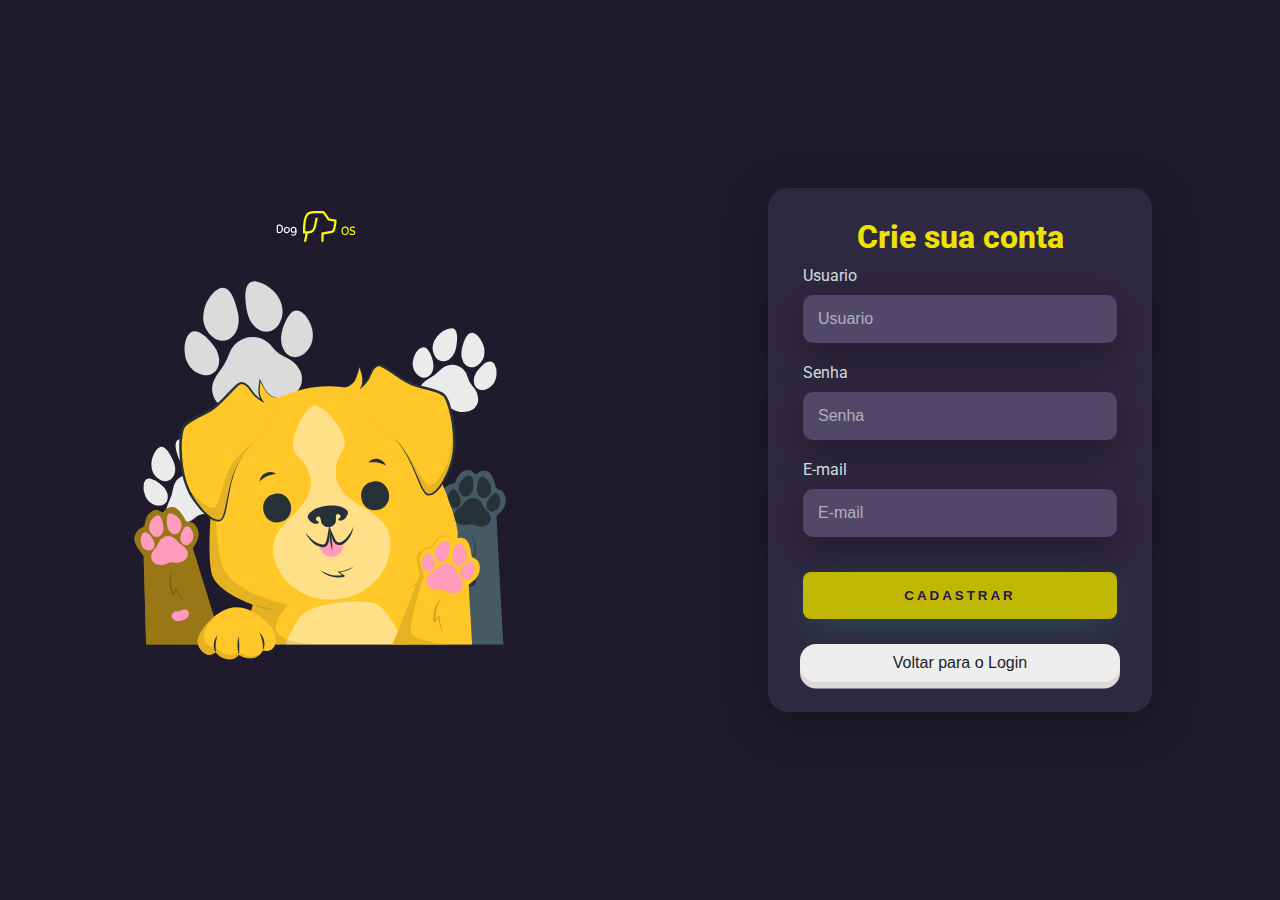
<file: cadastro.html>
<!DOCTYPE html>
<html lang="en">

<head>
        <meta charset="UTF-8">
        <meta http-equiv="X-UA-Compatible" content="IE=edge">
        <meta name="viewport" content="width=device-width, initial-scale=1.0">
        <link rel="stylesheet" href="login.css">
        <link rel="stylesheet" href="app.js">
        <title>DogOS - Cadastro</title>
</head>

<body>
        <div class="mainlogin">
                <div class="left-login">
                        <img src="src/img/logo.svg" alt="">
                        <img src="src/img/dog-paw-animate.svg" class="left-login-image" alt="">
                </div>
                <form action="/" method="get"></form>
                <div class="right-login">
                        <div class="card-login">
                                <h1>Crie sua conta</h1>
                                <div class="textfield">
                                        <label for="usuario" name="Usuario">Usuario</label>
                                        <input type="text" name="Usuario" placeholder="Usuario"> 
                                </div>
                                <div class="textfield">
                                        <label for="senha" name="Senha" >Senha</label>
                                        <input type="password" placeholder="Senha" required>
                                </div>
                                <div class="textfield">
                                    <label for="email" name="email">E-mail</label>
                                    <input type="email" placeholder="E-mail" required>
                                </div>
                                <button class="btn-login">Cadastrar</button>
                                <a href="login.html">    <button class="cadastrar">Voltar para o Login</button></a>
                        </div>           
                </div>
        </div>
</body>

</html>
</file>
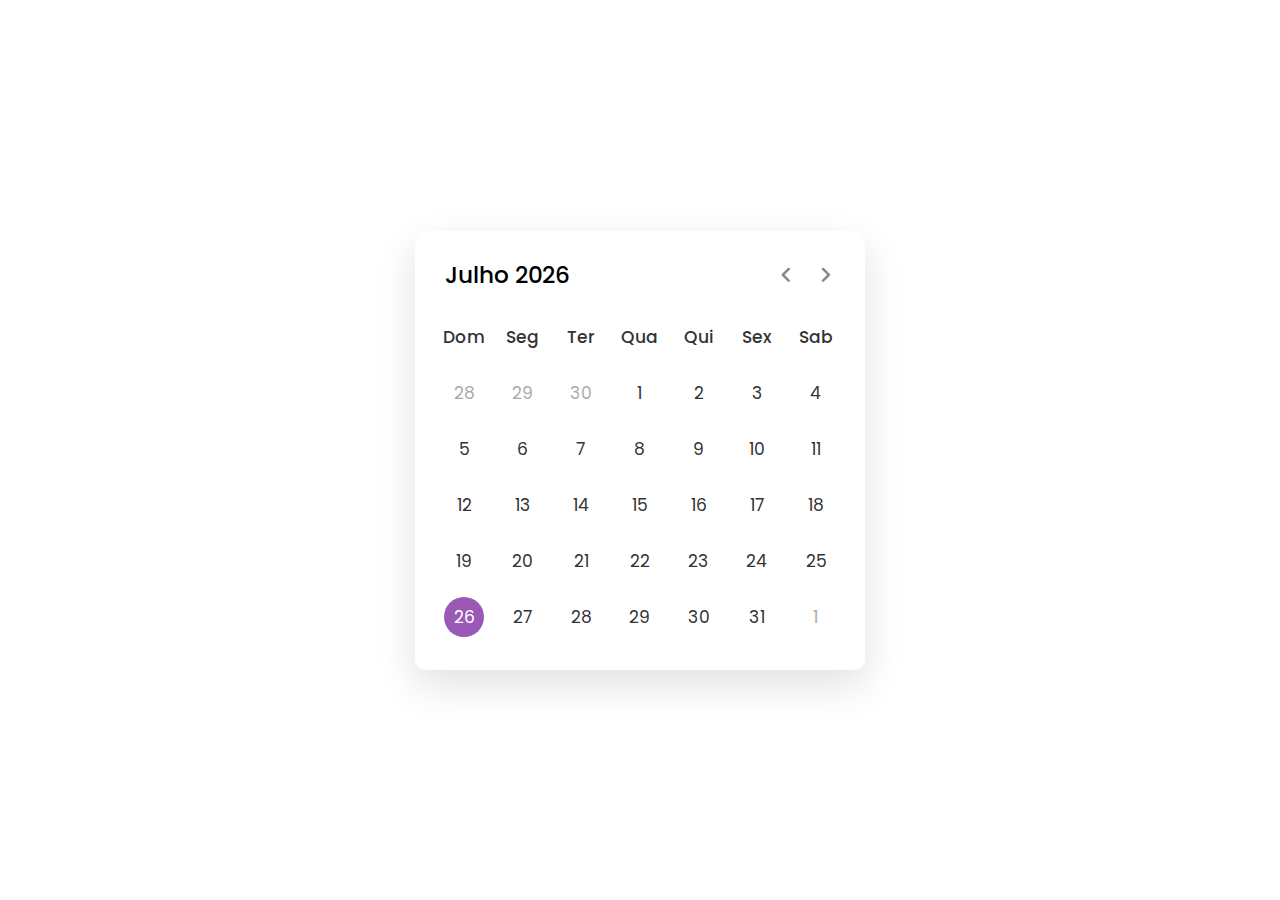
<file: calendario.html>
<!DOCTYPE html>
<!-- Coding By CodingNepal - youtube.com/codingnepal -->
<html lang="en" dir="ltr">
  <head>
    <meta charset="utf-8">
    <title>Dynamic Calendar JavaScript | CodingNepal</title>
    <link rel="stylesheet" href="style.css">
    <meta name="viewport" content="width=device-width, initial-scale=1.0">
    <!-- Google Font Link for Icons -->
    <link rel="stylesheet" href="https://fonts.googleapis.com/css2?family=Material+Symbols+Rounded:opsz,wght,FILL,GRAD@20..48,100..700,0..1,-50..200">
    <script src="script.js" defer></script>
  </head>
  <body>
    <div class="wrapper">
      <header>
        <p class="current-date"></p>
        <div class="icons">
          <span id="prev" class="material-symbols-rounded">chevron_left</span>
          <span id="next" class="material-symbols-rounded">chevron_right</span>
        </div>
      </header>
      <div class="calendar">
        <ul class="weeks">
          <li>Dom</li>
          <li>Seg</li>
          <li>Ter</li>
          <li>Qua</li>
          <li>Qui</li>
          <li>Sex</li>
          <li>Sab</li>
        </ul>
        <ul class="days"></ul>
      </div>
    </div>
    
  </body>
</html>
</file>
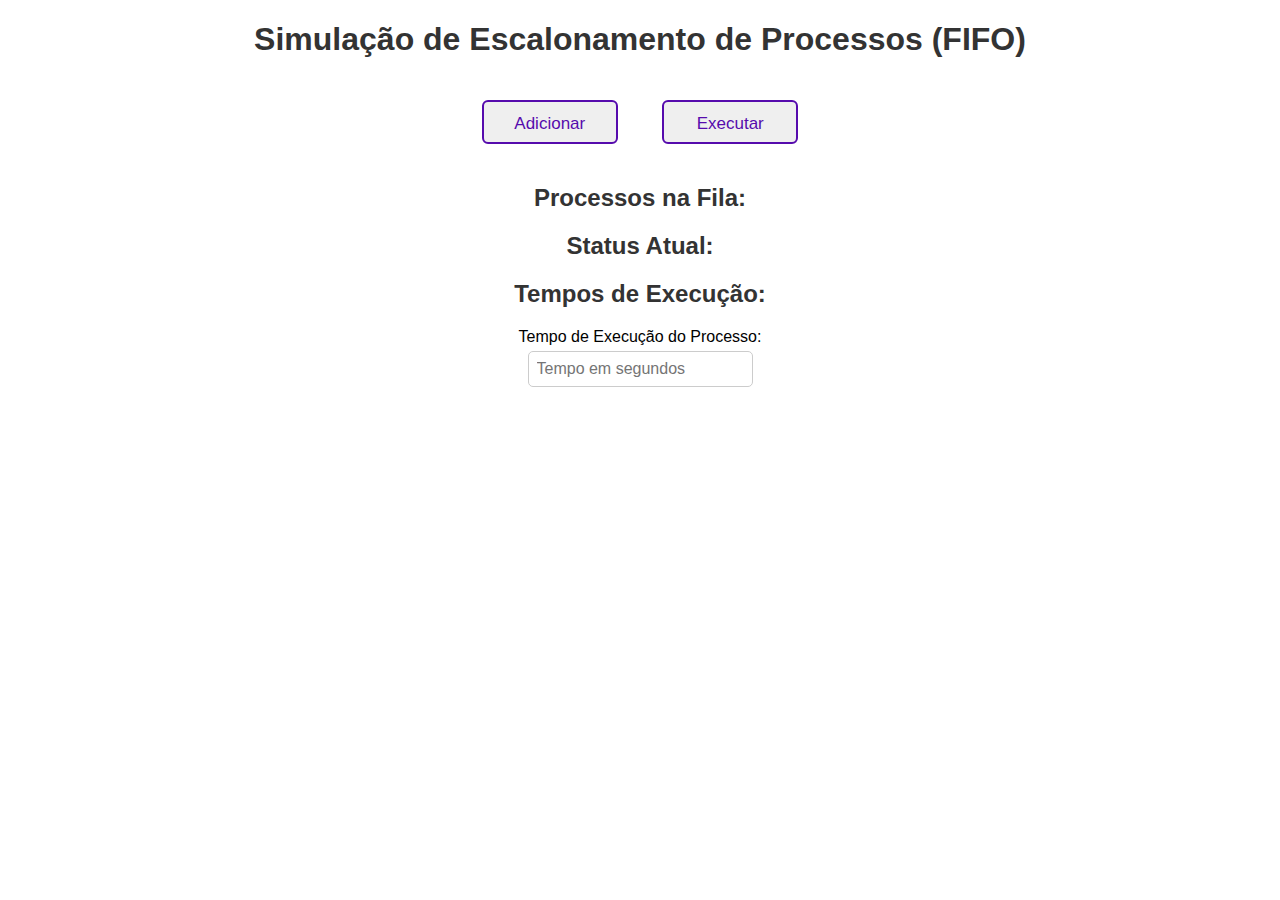
<file: fifo.html>
<!DOCTYPE html>
<html lang="en">
  <head>
    <meta charset="UTF-8" />
  <link rel="icon" type="image/x-icon" href="/src/img/icon.png">
    <meta name="viewport" content="width=device-width, initial-scale=1.0" />
    <title>Escalonamento FIFO</title>
    <style>
       h2 {
      color: #333;
      font-family: Arial, sans-serif;
    }

    /* Estilos para a lista de processos na fila */
    #process-queue {
      list-style: none;
      padding-left: 0;
    }
    #process-queue li {
      margin-bottom: 5px;
    }

    /* Estilos para o status atual */
    #current-process {
      font-weight: bold;
    }

    /* Estilos para a lista de tempos de execução */
    #execution-time-list {
      list-style: none;
      padding-left: 0;
    }
    #execution-time-list li {
      margin-bottom: 5px;
    }

    /* Estilos para o campo de entrada */
    label {
      display: block;
      margin-bottom: 5px;
    }
    #process-execution-time {
      padding: 8px;
      font-size: 16px;
      border-radius: 5px;
      border: 1px solid #ccc;
    }
      body {
        font-family: Arial, sans-serif;
        text-align: center;
      }

      h1 {
        color: #333;
      }

      .queue,
      .execution {
        display: inline-block;
        margin: 20px;
        padding: 10px;
        border: 1px solid #333;
        border-radius: 5px;
      }

      ul {
        list-style-type: none;
        padding: 0;
      }

      li {
        margin: 5px 0;
      }

      button {
 --color: #560bad;
 font-family: inherit;
 display: inline-block;
 cursor: pointer;
 width: 8em;
 height: 2.6em;
 line-height: 2.5em;
 margin: 20px;
 position: relative;
 overflow: hidden;
 border: 2px solid var(--color);
 transition: color .5s;
 z-index: 1;
 font-size: 17px;
 border-radius: 6px;
 font-weight: 500;
 color: var(--color);
}

button:before {
 content: "";
 position: absolute;
 z-index: -1;
 background: var(--color);
 height: 150px;
 width: 200px;
 border-radius: 50%;
}

button:hover {
 color: #fff;
}

button:before {
 top: 100%;
 left: 100%;
 transition: all .7s;
}

button:hover:before {
 top: -30px;
 left: -30px;
}

button:active:before {
 background: #3a0ca3;
 transition: background 0s;
}
    </style>
  </head>
  <body>
    <h1>Simulação de Escalonamento de Processos (FIFO)</h1>
    
    <!-- Botões para adicionar e executar processos -->
    <button id="add-process">Adicionar Processo</button>
    <button id="execute-process">Executar Processos</button>
    
    <!-- Lista de processos na fila -->
    <h2>Processos na Fila:</h2>
    <ul id="process-queue"></ul>
    
    <!-- Processo em execução no momento -->
    <h2>Status Atual:</h2>
    <p id="current-process"></p>
    
    <!-- Lista de tempos de execução dos processos -->
    <h2>Tempos de Execução:</h2>
    <ul id="execution-time-list"></ul>

    <!-- Campos de entrada para tempo de execução de cada processo -->
    <div>
        <label for="process-execution-time">Tempo de Execução do Processo:</label>
        <input type="number" id="process-execution-time" min="1" step="1" placeholder="Tempo em segundos">
    </div>

    <script>
// Variáveis globais
let processQueue = [];
let isExecuting = false;

// Elementos da interface
const processQueueList = document.getElementById('process-queue');
const currentProcess = document.getElementById('current-process');
const addProcessButton = document.getElementById('add-process');
const executeProcessButton = document.getElementById('execute-process');
const executionTimeList = document.getElementById('execution-time-list');

// Função para atualizar a lista de processos na fila
function updateQueueUI() {
    processQueueList.innerHTML = '';
    processQueue.forEach((process, index) => {
        const li = document.createElement('li');
        li.textContent = `Processo ${process.id} (Tempo de Execução: ${process.executionTime} segundos)`;
        processQueueList.appendChild(li);
    });
}

// Função para adicionar um novo processo à fila
function addProcess() {
    const executionTimeInput = document.getElementById('process-execution-time');
    const executionTime = parseInt(executionTimeInput.value, 10);

    if (!isNaN(executionTime) && executionTime > 0) {
        const process = {
            id: processQueue.length + 1,
            startTime: 0,
            endTime: 0,
            executionTime: executionTime,
        };
        processQueue.push(process);
        updateQueueUI();
        executionTimeInput.value = ''; // Limpa o campo de entrada
    } else {
        alert('Por favor, insira um tempo de execução válido (maior que 0).');
    }
}

// Função para executar os processos (FIFO)
async function executeProcesses() {
    if (!isExecuting && processQueue.length > 0) {
        isExecuting = true;
        const startTime = new Date().getTime();
        currentProcess.textContent = `Executando Processos`;
        executionTimeList.innerHTML = ''; // Limpa a lista de tempos de execução

        for (let i = 0; i < processQueue.length; i++) {
            const process = processQueue[i];
            process.startTime = new Date().getTime();
            currentProcess.textContent = `Executando Processo ${process.id} (Tempo de Execução: ${process.executionTime} segundos)`;

            // Simule o tempo de execução de cada processo
            await new Promise((resolve) => {
                setTimeout(() => {
                    process.endTime = new Date().getTime();
                    resolve();
                }, process.executionTime * 1000); // Use o tempo de execução especificado
            });

            // Mostrar o tempo de execução de cada processo na lista
            const processTime = (process.endTime - process.startTime) / 1000;
            const li = document.createElement('li');
            li.textContent = `Processo ${process.id} levou ${processTime.toFixed(2)} segundos para ser executado.`;
            executionTimeList.appendChild(li);
        }

        const endTime = new Date().getTime();
        const executionTime = (endTime - startTime) / 1000; // Tempo total de execução em segundos
        currentProcess.textContent = `Processos executados em ${executionTime.toFixed(2)} segundos`;

        processQueue = []; // Limpa a fila
        updateQueueUI();
        isExecuting = false;
    }
}

// Event listeners para os botões
addProcessButton.addEventListener('click', addProcess);
executeProcessButton.addEventListener('click', executeProcesses);


    </script>
  </body>
</html>
</file>
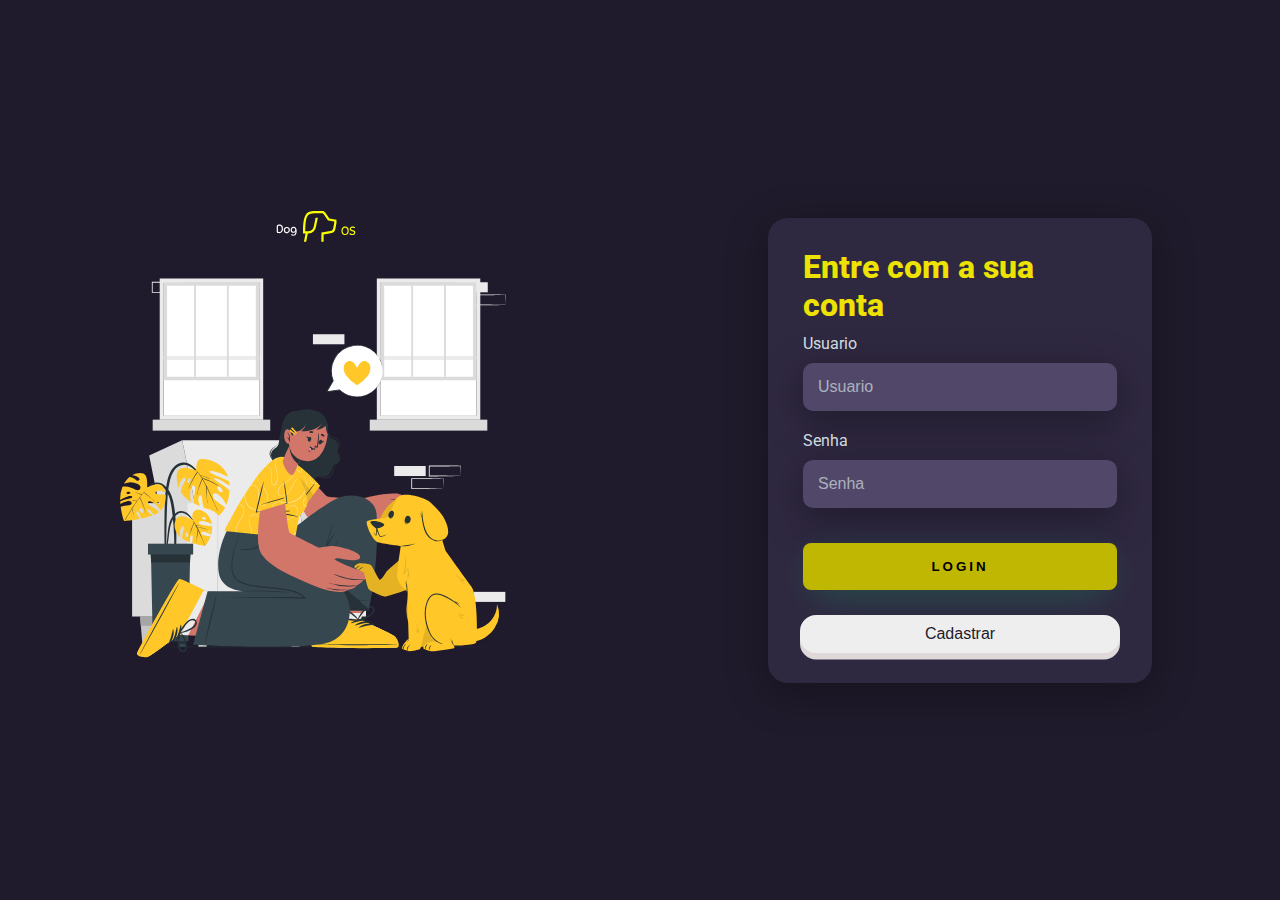
<file: login.html>
<!DOCTYPE html>
<html lang="en">

<head>
        <meta charset="UTF-8">
        <meta http-equiv="X-UA-Compatible" content="IE=edge">
        <meta name="viewport" content="width=device-width, initial-scale=1.0">
        <link rel="stylesheet" href="login.css">
        <title>DogOS</title>
</head>

<body>
        <div class="mainlogin">
                <div class="left-login">
                        <img src="src/img/logo.svg" alt="">
                        <img src="src/img/login.svg" class="left-login-image" alt="">
                </div>
                <div class="right-login">
                        <div class="card-login">
                                <h1>Entre com a sua conta</h1>
                                <div class="textfield">
                                        <label for="usuario">Usuario</label>
                                        <input type="text" name="Usuario" placeholder="Usuario">
                                </div>
                                <div class="textfield">
                                        <label for="senha" name="Senha" >Senha</label>
                                        <input type="password" placeholder="Senha">
                                </div>
                                <button class="btn-login"><a href="index.html">Login</button></a>
                                <a href="cadastro.html"> <button class="cadastrar">Cadastrar</button></a>
                        </div>           
                </div>
        </div>
</body>

</html>
</file>
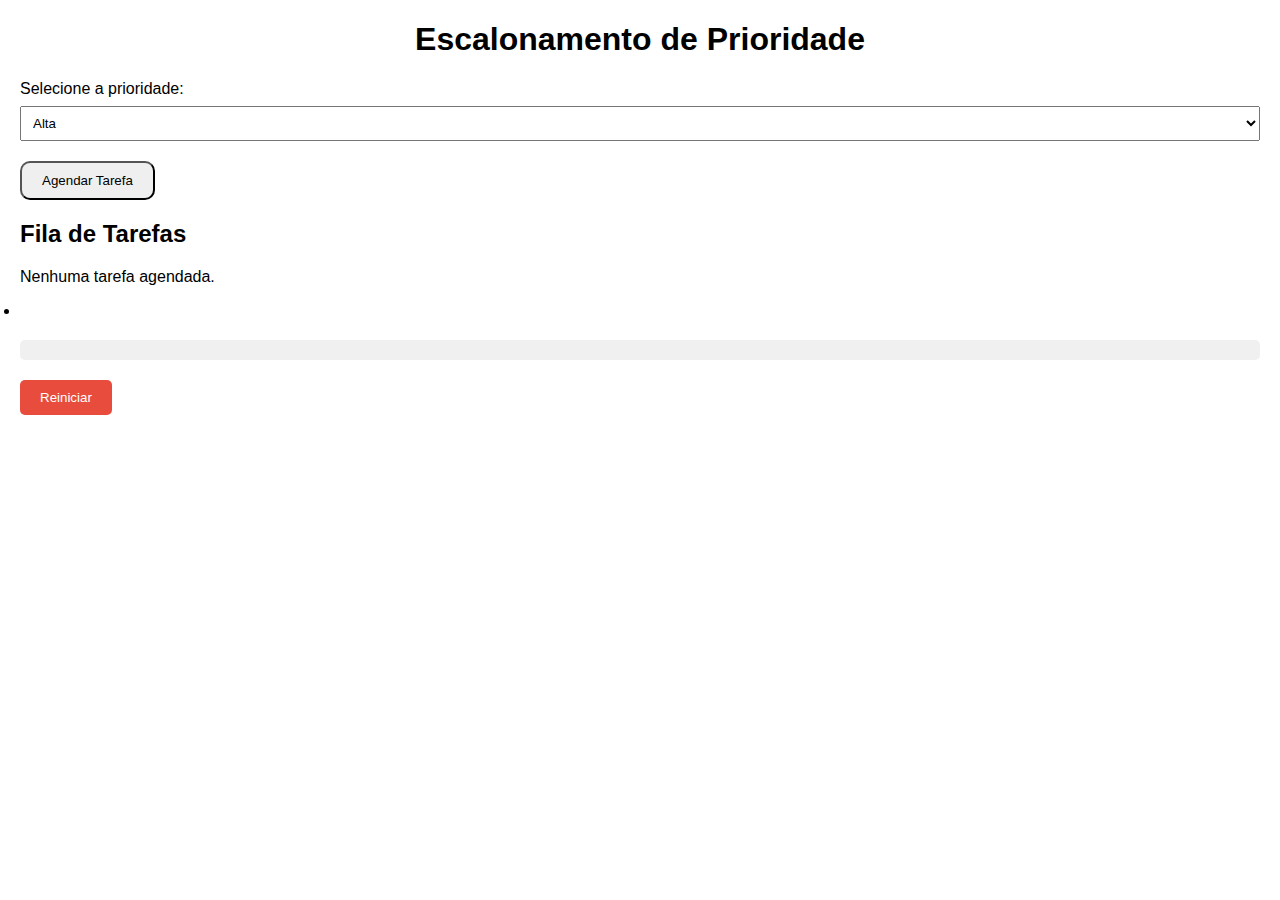
<file: prioridade.html>
<!DOCTYPE html>
<html lang="en">
<head>
  <meta charset="UTF-8">
  <meta name="viewport" content="width=device-width, initial-scale=1.0">
  <title>Escalonamento de Prioridade</title>
  <style>
      body {
      font-family: Arial, sans-serif;
      margin: 20px;
    }

    h1 {
      text-align: center;
    }

    label {
      display: block;
      margin-top: 20px;
    }

    select {
      width: 100%;
      padding: 8px;
      margin-top: 8px;
    }

    button {
      padding: 10px 20px;
      margin-top: 20px;
      cursor: pointer;
    }

    #resultado {
      margin-top: 20px;
    }

    ul {
      list-style-type: none;
      padding: 0;
    }

    li {
      margin-bottom: 10px;
    }

    .progress-bar {
      width: 100%;
      background-color: #f0f0f0;
      border-radius: 5px;
      margin-top: 20px;
      height: 20px;
      overflow: hidden;
    }

    .progress {
      width: 0;
      height: 100%;
      background-color: #3498db;
      transition: width 0.5s ease-in-out;
    }

    #btnVoltar {
      margin-top: 20px;
      background-color: #e74c3c;
      color: white;
      border: none;
      border-radius: 5px;
    }

    #btnVoltar:hover {
      background-color: #c0392b;
    }
    .btntarefa{
      border-radius: 10px;
    }

    
  </style>
</head>
<body>

  <h1>Escalonamento de Prioridade</h1>

  <label for="prioridade">Selecione a prioridade:</label>
  <select id="prioridade">
    <option value="alta">Alta</option>
    <option value="media">Média</option>
    <option value="baixa">Baixa</option>
  </select>

  <button class="btntarefa" onclick="agendarTarefa()">Agendar Tarefa</button>

  <div id="resultado"></div>
<li></li>
  <div class="progress-bar">
    <div class="progress" id="progress"></div>
  </div>

  <button id="btnVoltar" onclick="recarregarPagina()">Reiniciar</button>

  <script>
    var filaTarefas = [];
    var simulacaoEmAndamento = false;

    function agendarTarefa() {
      var selectPrioridade = document.getElementById("prioridade");
      var prioridadeSelecionada = selectPrioridade.value;
      var tempoExecucao = obterTempoExecucao(prioridadeSelecionada);

      filaTarefas.push({ prioridade: prioridadeSelecionada, tempoExecucao: tempoExecucao });

      exibirTarefas();
      if (prioridadeSelecionada == 0) {
        zerarFila();
        alert("teste");
      }
    }

    function exibirTarefas() {
      var resultadoDiv = document.getElementById("resultado");
      resultadoDiv.innerHTML = "<h2>Fila de Tarefas</h2>";

      if (filaTarefas.length === 0) {
        resultadoDiv.innerHTML += "<p>Nenhuma tarefa agendada.</p>";
      } else {
        resultadoDiv.innerHTML += "<ul>";
        filaTarefas.forEach(function(tarefa, index) {
          resultadoDiv.innerHTML += "<li><strong>Prioridade:</strong> " + tarefa.prioridade + ", <strong>Tempo de Execução:</strong> " + tarefa.tempoExecucao + " segundos";
          resultadoDiv.innerHTML += " <button onclick=\"removerTarefa(" + index + ")\">Remover</button></li>";
        });
        resultadoDiv.innerHTML += "</ul>";
      }

      if (!simulacaoEmAndamento && filaTarefas.length > 0) {
        iniciarSimulacao();
      }
    }

    function obterTempoExecucao(prioridade) {
      switch (prioridade) {
        case "alta":
          return 10;
        case "media":
          return 5;
        case "baixa":
          return 3;
        default:
          return 0;
      }
    }

    function removerTarefa(index) {
      filaTarefas.splice(index, 1);
      exibirTarefas();
    }

    function zerarFila() {
      filaTarefas = [0];
      simulacaoEmAndamento = false;
    }

    function executarTarefas() {

      if (filaTarefas.length > 0) {
        var tarefaAtual = filaTarefas[0];

        simulacaoEmAndamento = true;
        console.log("Executando tarefa com prioridade: " + tarefaAtual.prioridade);

        var progress = document.getElementById("progress");
        progress.style.width = "0%";

        

        function atualizarProgresso(width) {
          progress.style.width = width + "%";
          if (width > 100) {
            console.log("Tarefa concluída. Removendo da fila.");
            zerarFila();
            filaTarefas.shift();
            exibirTarefas();
            if(filaTarefas === 0) {
              
              console.log("Fila zeradas");
            }
            progress.style.width = "0%";
            simulacaoEmAndamento = false;
              
          } else {
            setTimeout(function() {
              atualizarProgresso(width + (100 / tarefaAtual.tempoExecucao));
            }, 1000);
          }
        }

        atualizarProgresso(0);
      }
    }

    function recarregarPagina() {
      location.reload();
    }

    function iniciarSimulacao() {

      setInterval(executarTarefas, 1000);
    }

    window.onload = exibirTarefas;
  </script>

</body>
</html>
</file>
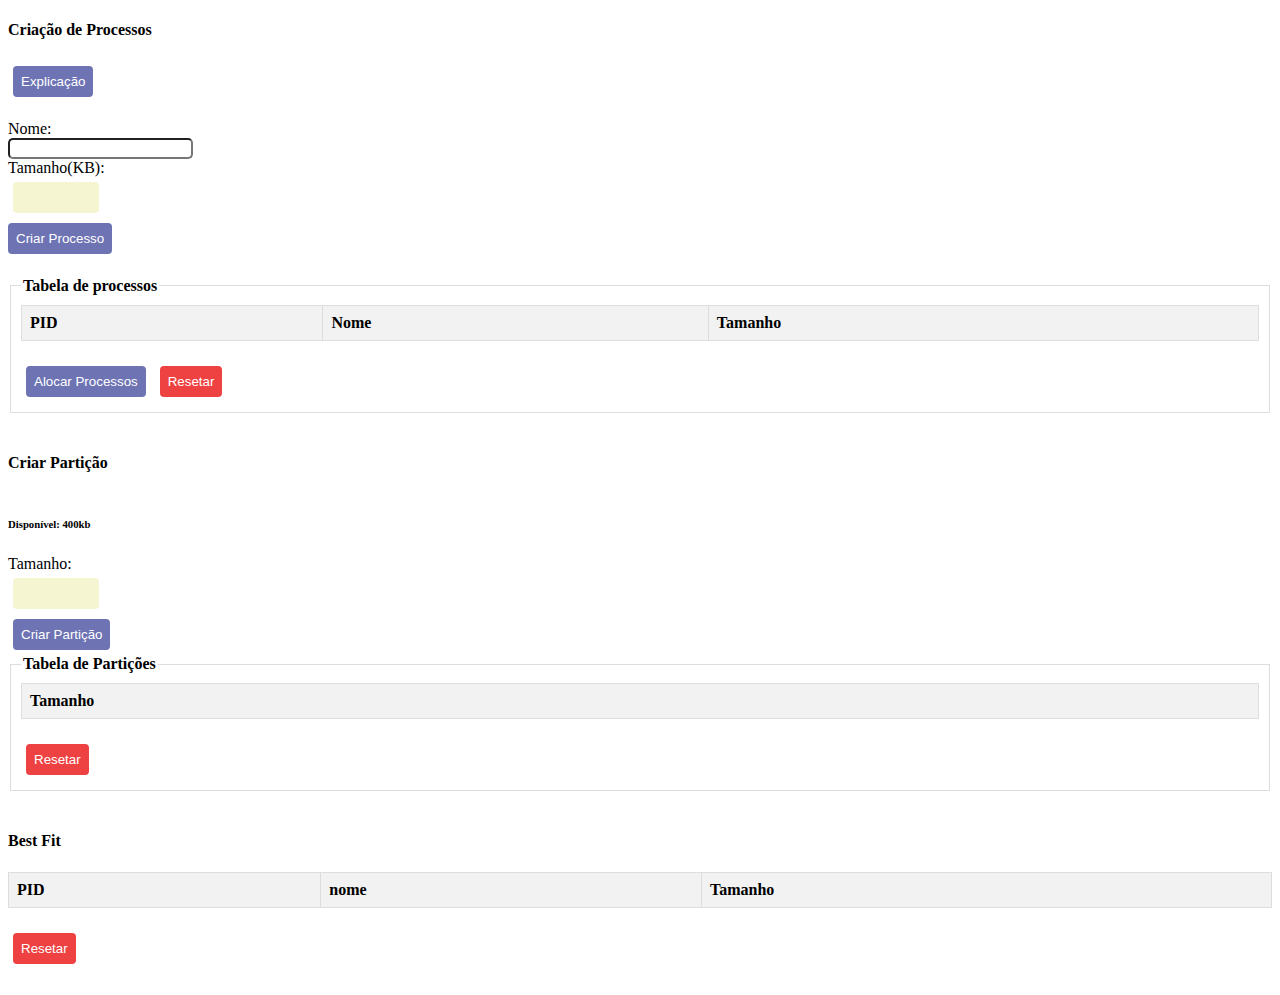
<file: memo/src/simulador.html>
<!doctype html>
<html lang="pt-br">

<head>
  <!-- Pré-Configurações -->
  <meta charset="utf-8">
  <meta name="viewport" content="width=device-width, initial-scale=1, shrink-to-fit=no">

  <!-- Todos os CSS -->
  <link rel="stylesheet" href="https://use.fontawesome.com/releases/v5.2.0/css/all.css"
    integrity="sha384-hWVjflwFxL6sNzntih27bfxkr27PmbbK/iSvJ+a4+0owXq79v+lsFkW54bOGbiDQ" crossorigin="anonymous">
  <!--<link rel="stylesheet" href="_config/node_modules/@fortawesome/fontawesome-free/css/fontawesome.min.css"/>-->
<style>


   /* Estilos para os inputs e botões */
input[type="number"],
input[type="button"],
.btn {
  padding: 8px;
  margin: 5px;
  border: none;
  border-radius: 4px;
  cursor: pointer;
}

input[type="number"] {
  width: 70px;
}

/* Estilos para as tabelas */
table {
  border-collapse: collapse;
  width: 100%;
  margin-bottom: 20px;
}

th, td {
  border: 1px solid #ddd;
  padding: 8px;
  text-align: left;
}

th {
  background-color: #f2f2f2;
}

/* Estilos para os fieldsets e legends */
fieldset {
  border: 1px solid #ddd;
  padding: 10px;
  margin-bottom: 20px;
}

legend {
  font-weight: bold;
}

/* Estilos para as tooltips */
.tooltip {
  position: relative;
  display: inline-block;
  cursor: pointer;
}

.tooltip .tooltiptext {
  visibility: hidden;
  width: 120px;
  background-color: #555;
  color: #fff;
  text-align: center;
  border-radius: 6px;
  padding: 5px 0;
  position: absolute;
  z-index: 1;
  bottom: 125%;
  left: 50%;
  margin-left: -60px;
  opacity: 0;
  transition: opacity 0.3s;
}

.tooltip:hover .tooltiptext {
  visibility: visible;
  opacity: 1;
}
.radius{
  border-radius: 5px;
}
.resetar{
  color: rgb(255, 255, 255);
  background-color: rgb(238, 66, 66);
}
.explicacao{
  color: rgb(255, 255, 255);
background-color: rgb(110, 115, 180);

}


.bordercolor{
background-color: rgb(245, 245, 209);
}


</style>
</head>

<body>
  <!--Conteudo-->
  <div class="container">
    <div class="row">

    </div>

    <div class="row justify-content-center">
      <div class="col-6">
        <div class="form-row">
          
          <form autocomplete="off">
            <h4>Criação de Processos</h4><button class="btn btn-info explicacao" onclick="explication()" style="cursor: pointer;">Explicação</button><br><br>
            <div class="form-group row col-12">
              <label for="nome_processo" class="col-form-label col-3" style="">Nome:</label>
              <div class="col-7">
                <input class="radius" id="nome_processo" type="text" class="form-control" name="firstname" value="">
              </div>
            </div>
            <div class="form-group row col-12">
              <label for="tamanho_processo" class="col-form-label col-3">Tamanho(KB):</label>
              <div class="col-9">
                <input id="tamanho_processo" class="form-control col-9 bordercolor" min="1" type="number" name="lastname" value="">
              </div>
            </div>
            <input type="button" onclick="addProcess()" class="btn btn-primary explicacao" style="margin-left: 0px;"
              value="Criar Processo">
          </form>
          </br>
          <fieldset>
            <legend>Tabela de processos</legend>
            <table id="processos" style="width:100%">
              <tr class="titulos">
                <th class="titulos">PID</th>
                <th>Nome</th>
                <th>Tamanho</th>
              </tr>

            </table>
            <input type="button" onclick="allocAllProcess()" class="btn btn-primary mt-3 explicacao" value="Alocar Processos">
            <button onclick="" class="btn btn-warning mt-3 ml-3 resetar">Resetar</button>
          </fieldset>



        </div>
      </div>
    </div>
   
    <div class="col-6">
      <div class="tooltip">
        <h4>Criar Partição</h4>

      </div>
      <h6 id="tamanho_disponivel">Disponível: 400kb</h6>
      <div>
        <form>
          <div class="form-group row col-12">
            <label for="tamanho_processo" class="col-form-label col-2">Tamanho:</label>
            <div class="col-3">
              <input id="tamanho_particao" style="background-color: #f5f5d1;" class="form-control" min="1" type="number" name="lastname" value="">
            </div>
            <input type="button" onclick="addPartition()" class="btn btn-primary explicacao" value="Criar Partição">
          </div>


        </form>
      </div>

      <fieldset>
        <legend>Tabela de Partições</legend>
        <table id="particoes" style="width:100%">
          <tr>
            <th>Tamanho</th>
          </tr>

        </table>
        <button onclick="" class="btn btn-warning my-3 ml-3 resetar">Resetar</button>
      </fieldset>

    </div>

    <div class="row justify-content-center col-6">
      <div class="col-6">
        <div class="tooltip">
          <h4>Best Fit</h4>
          <span class="tooltiptext">Best Fit: Estratégia de alocação de memória que escolhe o bloco mais próximo do tamanho necessário, otimizando o uso de recursos.</span>
        </div>
    
      <table id="bestfit" style="width:100%">
        <tr>
          <th>PID</th>
          <th class="">nome</th>
          <th>Tamanho</th>
        </tr>

      </table>
      <button onclick="" class="btn btn-warning my-3 resetar">Resetar</button>
    </div>
    &nbsp;&nbsp;&nbsp;&nbsp;&nbsp;&nbsp;&nbsp;&nbsp;

    <!--/Conteudo-->

    <!--Modal-->
    <!--/Modal-->

    <!-- Todos os JavaScript -->
    <!-- jQuery, Popper.js e Bootstrap JS -->
    <script src="_config/node_modules/jquery/dist/jquery.min.js"></script>
    <script src="_config/node_modules/popper.js/dist/popper.min.js"></script>
    <script src="_config/node_modules/bootstrap/dist/js/bootstrap.min.js"></script>
    <script src="_javascript/funcoes.js"></script>
    <!--<script src="https://ajax.googleapis.com/ajax/libs/jquery/3.3.1/jquery.min.js"></script>-->

    <script>

      var pid_count = 0;
      var memoria_disponivel = 400;


      class Processo {
        constructor(pid, nome, tamanho) {
          this.pid = pid;
          this.nome = nome;
          this.tamanho = tamanho;

        }
      }

      class Particao {
        constructor(tamanho) {
          this.process = null;
          this.tamanho = tamanho;
        }

      }

      var lista_processos = new Array();
      var lista_particoes = new Array();

      function allocAllProcess() {
        var lista_best_fit = JSON.parse(JSON.stringify(lista_particoes));
        for (var i = 0; i < lista_processos.length; i++) {
          var particao_index = null;
          var processo_i = lista_processos[i];
          for (var j = 0; j < lista_best_fit.length; j++) {
            var particao_j = lista_best_fit[j];
            if (particao_j.process == null) {
              alert("A alocação de processos Best Fit aloca memória escolhendo o bloco mais próximo do tamanho exato necessário, minimizando desperdício, mas potencialmente aumentando a fragmentação.");
              if (particao_index != null) {

                if (parseInt(processo_i.tamanho, 10) <= parseInt(particao_j.tamanho, 10) && parseInt(lista_best_fit[particao_index].tamanho, 10) > parseInt(particao_j.tamanho, 10)) {
                  particao_index = j;

                }
              }
              else {
                if (parseInt(processo_i.tamanho, 10) <= parseInt(particao_j.tamanho, 10)) {
                  particao_index = j;
                }
              }
            }

          }
          //inserir na lista best fit
          if (particao_index != null) {
            lista_best_fit[particao_index].process = processo_i;
            if (parseInt(processo_i.tamanho, 10) < parseInt(lista_best_fit[particao_index].tamanho, 10)) {
              var tamanho_restante = lista_best_fit[particao_index].tamanho - processo_i.tamanho;
              lista_best_fit[particao_index].tamanho = processo_i.tamanho;
              lista_best_fit.splice(particao_index + 1, 0, new Particao(tamanho_restante));

            }
          }
          else {
            alert("Nenhuma partição disponível para o processo \"" + processo_i.nome + "\"");
          }
        }

        $("#bestfit td").remove();
        // Popula a Tabela Best Fit
        for (var j = 0; j < lista_best_fit.length; j++) {
          var newRow = document.getElementById('bestfit').insertRow();
          if (lista_best_fit[j].process != null) {
            newRow.innerHTML = "<td height=\"" + lista_best_fit[j].tamanho + "\" >" + lista_best_fit[j].process.pid + "</td>" + "<td>" + lista_best_fit[j].process.nome + "</td>" + "<td>" + lista_best_fit[j].tamanho + " KB</td>";
            newRow.className = 'processo';
          }
          else {
            newRow.innerHTML = "<td height=\"" + lista_best_fit[j].tamanho + "\" >" + "N/D" + "</td>" + "<td>" + "Área Livre" + "</td>" + "<td>" + lista_best_fit[j].tamanho + " KB</td>";
            newRow.className = 'livre';
          }
        }



        // worst fit

        var lista_worst_fit = JSON.parse(JSON.stringify(lista_particoes));
        for (var i = 0; i < lista_processos.length; i++) {
          var particao_index = null;
          var processo_i = lista_processos[i];
          for (var j = 0; j < lista_worst_fit.length; j++) {
            var particao_j = lista_worst_fit[j];
            if (particao_j.process == null) {
              if (particao_index != null) {

                if (parseInt(processo_i.tamanho, 10) <= parseInt(particao_j.tamanho, 10) && parseInt(lista_worst_fit[particao_index].tamanho, 10) < parseInt(particao_j.tamanho, 10)) {
                  particao_index = j;
                }
              }
              else {
                if (parseInt(processo_i.tamanho, 10) <= parseInt(particao_j.tamanho, 10)) {
                  particao_index = j;
                }
              }
            }

          }



          //inserir na lista worst fit
          if (particao_index != null) {
            lista_worst_fit[particao_index].process = processo_i;
            if (parseInt(processo_i.tamanho, 10) < parseInt(lista_worst_fit[particao_index].tamanho, 10)) {
              var tamanho_restante = lista_worst_fit[particao_index].tamanho - processo_i.tamanho;
              lista_worst_fit[particao_index].tamanho = processo_i.tamanho;
              lista_worst_fit.splice(particao_index + 1, 0, new Particao(tamanho_restante));
            }
          }
          else {
            alert("Nenhuma partição disponível para o processo \"" + processo_i.nome + "\"");
          }
        }

        $("#worstfit td").remove();
        // Popula a Tabela worst Fit
        for (var j = 0; j < lista_worst_fit.length; j++) {
          var newRow = document.getElementById('worstfit').insertRow();
          if (lista_worst_fit[j].process != null) {
            newRow.innerHTML = "<td height=\"" + lista_worst_fit[j].tamanho + "\" >" + lista_worst_fit[j].process.pid + "</td>" + "<td>" + lista_worst_fit[j].process.nome + "</td>" + "<td>" + lista_worst_fit[j].tamanho + " KB</td>";
            newRow.className = 'processo';
          }
          else {
            newRow.innerHTML = "<td height=\"" + lista_worst_fit[j].tamanho + "\" >" + "N/D" + "</td>" + "<td>" + "Área Livre" + "</td>" + "<td>" + lista_worst_fit[j].tamanho + " KB</td>";
            newRow.className = 'livre';
          }
        }



        // first Fit

        var lista_first_fit = JSON.parse(JSON.stringify(lista_particoes));
        for (var i = 0; i < lista_processos.length; i++) {
          var particao_index = null;
          var processo_i = lista_processos[i];
          for (var j = 0; j < lista_first_fit.length; j++) {
            var particao_j = lista_first_fit[j];
            if (particao_j.process == null) {
              if (parseInt(processo_i.tamanho, 10) <= parseInt(particao_j.tamanho, 10)) {
                particao_index = j;
                break

              }

            }

          }
          //inserir na lista worst fit
          if (particao_index != null) {
            lista_first_fit[particao_index].process = processo_i;
            if (parseInt(processo_i.tamanho, 10) < parseInt(lista_first_fit[particao_index].tamanho, 10)) {
              var tamanho_restante = lista_first_fit[particao_index].tamanho - processo_i.tamanho;
              lista_first_fit[particao_index].tamanho = processo_i.tamanho;
              lista_first_fit.splice(particao_index + 1, 0, new Particao(tamanho_restante));
            }
          }
          else {
            alert("Nenhuma partição disponível para o processo \"" + processo_i.nome + "\"");
          }
        }

        $("#firstfit td").remove();
        // Popula a Tabela worst Fit
        for (var j = 0; j < lista_first_fit.length; j++) {
          var newRow = document.getElementById('firstfit').insertRow();
          if (lista_first_fit[j].process != null) {
            newRow.innerHTML = "<td height=\"" + lista_first_fit[j].tamanho + "\" >" + lista_first_fit[j].process.pid + "</td>" + "<td>" + lista_first_fit[j].process.nome + "</td>" + "<td>" + lista_first_fit[j].tamanho + " KB</td>";
            newRow.className = 'processo';
          }
          else {
            newRow.innerHTML = "<td height=\"" + lista_first_fit[j].tamanho + "\" >" + "N/D" + "</td>" + "<td>" + "Área Livre" + "</td>" + "<td>" + lista_first_fit[j].tamanho + " KB</td>";
            newRow.className = 'livre';
          }
        }


      }


      function addPartition() {
        var tamanho_particao = document.getElementById('tamanho_particao').value;
        if (tamanho_particao != "") {
          if (memoria_disponivel >= tamanho_particao) {
            var newRow = document.getElementById('particoes').insertRow();
            newRow.innerHTML = "<td>" + tamanho_particao + " KB</td>";
            memoria_disponivel -= tamanho_particao;
            $("#tamanho_disponivel").text("Disponível: " + memoria_disponivel + " KB");

            lista_particoes.push(new Particao(tamanho_particao));
            alert("A partição refere-se à divisão de algo em partes distintas ou à criação de seções separadas. Esse conceito é aplicado em diversos contextos, como em computação, onde a partição de discos divide o armazenamento em unidades independentes, ou em estatísticas, onde a partição de dados implica separá-los para análise específica. Em geral, a partição é uma estratégia utilizada para organizar, gerenciar ou analisar elementos, tornando mais fácil lidar com eles de maneira mais eficiente e específica. ")
            alert("Você criou a PARTIÇÃO e definiu o TAMANHO dela, se caso você não tenha um processo, crie, se caso já tenha, apenas vá na TABELA DE PROCESSOS e aperte em ALOCAR PROCESSOS");

          }
          else {
            alert("Memoria insuficiente!");
          }
        }
        else {
          alert("Insira os campos necessários!");
        }
      }

      function addProcess() {
        var nome_processo = document.getElementById('nome_processo').value;
        var tamanho_processo = document.getElementById('tamanho_processo').value;
        if (nome_processo != "" && tamanho_processo != "") {
          var newRow = document.getElementById('processos').insertRow();
          newRow.innerHTML = "<td>" + pid_count + "</td>" + "<td>" + nome_processo + "</td><td>" + tamanho_processo + " KB</td>";
          pid_count++;
          lista_processos.push(new Processo(pid_count, nome_processo, tamanho_processo));
          alert("A memoria física de um sistema é estruturada como um espaço de endereços linear e unidimensional, definido por uma sequência de palavras. No entanto, essa organização não coincide com a utilizada pelos programas, que, em geral, se estruturam em módulos, como código, dados, pilha, entre outros.");
          alert("Você preencheu o NOME e o TAMANHO do seu processo, agore crie a partição");
        }
        else {
          alert("Insira os campos necessários!");
        }
      }

      function explication() {
        alert("A memória física de um sistema se organiza como um espaço de endereços linear e unidimencional definido por uma sequência de palavras. Entretanto, esta organização não se corresponde à utilizada pelos programas, os quais, em geral, se organizam em módulos (código, dados, pilha, etc). O  Sistema de gerência de memporia deve suportar a organização lógica requerida pelos programas e garantir a conversão até o formato organizacional real da memória");
        alert("O Best Fit é uma estratégia de alocação de memória que procura alocar o menor bloco de memória próximo ao tamanho exato necessário para um processo, minimizando o desperdício de memória. No entanto, essa abordagem pode aumentar a fragmentação do espaço de memória.")
      }

    </script>

</body>

</html>
</file>
<file: login.css>
@import url('https://fonts.googleapis.com/css2?family=Roboto:wght@100&display=swap');

body {
  margin: 0;
  font-family: 'Roboto';
}

body * {
  box-sizing: border-box;
}

.mainlogin {
  width: 100vw;
  height: 100vh;
  background: #201b2c;
  display: flex;
  justify-content: center;
  align-items: center;
}

.left-login {
  width: 50vw;
  height: 100vh;
  display: flex;
  justify-content: center;
  align-items: center;
  flex-direction: column;
}

.cadastrar {
  background-color: #eee;
  border: none;
  padding: 10px;
  font-size: 1rem;
  width: 20em;
  border-radius: 1rem;
  color: #201b2c;
  box-shadow: 0 0.4rem #dfd9d9;
  cursor: pointer;
 }


a {
  text-decoration: none;
  color: black;
}

 
 .cadastrar:active {
  color: white;
  box-shadow: 0 0.2rem #dfd9d9;
  transform: translateY(0.2rem);
 }
 
 .cadastrar:hover:not(:disabled) {
  background: #EDE202;
  color: white;
  text-shadow: 0 0.1rem #bcb4b4;
 }
 
 .cadastrar:disabled {
  cursor: auto;
  color: grey;
 }



.left-login > h1 {
  color: #77ffc0;
}

.left-login-image {
  width: 35vw;
}

.right-login {
  width: 50vw;
  height: 100vh;
  display: flex;
  justify-content: center;
  align-items: center;
}

.card-login {
  width: 60%;
  display: flex;
  justify-content: center;
  align-items: center;
  flex-direction: column;
  padding: 30px 35px;
  background: #2f2841;
  border-radius: 20px;
  box-shadow: 0px 10px 40px #00000056;
}

.card-login > h1 {
  color: #EDE202;
  font-weight: 800;
  margin: 0;
}

.textfield {
  width: 100%;
  display: flex;
  flex-direction: column;
  align-items: flex-start;
  justify-content: center;
  margin: 10px 0px;
}

.textfield > input {
  width: 100%;
  border: none;
  border-radius: 10px;
  padding: 15px;
  background: #514869;
  color: #f0ffffde;
  font-size: 12pt;
  box-shadow: 0px 10px 40px #00000056;
  outline: none;
  box-sizing: border-box;
}

.textfield > label {
  color: #f0ffffde;
  margin-bottom: 10px;
}

.textfield > input::placeholder {
  color: #f0ffff94;
}

.btn-login {
  width: 100%;
  padding: 16px 0px;
  margin: 25px;
  border: none;
  border-radius: 8px;
  outline: none;
  text-transform: uppercase;
  font-weight: 800;
  letter-spacing: 3px;
  color: #2b134b;
  background: #c0b702;
  cursor: pointer;
  box-shadow: 0px 10px 40px -12px #00ff8052;
}

.btn-login:hover {
  background-color: #fff200;
}

@media only screen and (max-width: 950px) {
  .card-login{
    width: 85%;
  }
}

@media only screen and (max-width: 600px){
    .mainlogin{
      flex-direction: column;
    }
    .left-login > h1 {
      display: none;
    }
    .left-login {
      width: 100%;
      height: auto;
    }
    .right-login {
      width: 100%;
      height: auto;
    }

    .left-login-image {
      width: 50vw;
    }

    .card-login{
      width: 90%;
      align-items: center;
      justify-content: center;
    }
}
</file>
<file: style.css>
/* Import Google font - Poppins */
@import url('https://fonts.googleapis.com/css2?family=Poppins:wght@400;500;600&display=swap');
*{
  margin: 0;
  padding: 0;
  box-sizing: border-box;
  font-family: 'Poppins', sans-serif;
}
body{
  display: flex;
  align-items: center;
  padding: 0 10px;
  justify-content: center;
  min-height: 100vh;
  background: white;
}
.wrapper{
  width: 450px;
  background: #fff;
  border-radius: 10px;
  box-shadow: 0 15px 40px rgba(0,0,0,0.12);
}
.wrapper header{
  display: flex;
  align-items: center;
  padding: 25px 30px 10px;
  justify-content: space-between;
}
header .icons{
  display: flex;
}
header .icons span{
  height: 38px;
  width: 38px;
  margin: 0 1px;
  cursor: pointer;
  color: #878787;
  text-align: center;
  line-height: 38px;
  font-size: 1.9rem;
  user-select: none;
  border-radius: 50%;
}
.icons span:last-child{
  margin-right: -10px;
}
header .icons span:hover{
  background: #f2f2f2;
}
header .current-date{
  font-size: 1.45rem;
  font-weight: 500;
}
.calendar{
  padding: 20px;
}
.calendar ul{
  display: flex;
  flex-wrap: wrap;
  list-style: none;
  text-align: center;
}
.calendar .days{
  margin-bottom: 20px;
}
.calendar li{
  color: #333;
  width: calc(100% / 7);
  font-size: 1.07rem;
}
.calendar .weeks li{
  font-weight: 500;
  cursor: default;
}
.calendar .days li{
  z-index: 1;
  cursor: pointer;
  position: relative;
  margin-top: 30px;
}
.days li.inactive{
  color: #aaa;
}
.days li.active{
  color: #fff;
}
.days li::before{
  position: absolute;
  content: "";
  left: 50%;
  top: 50%;
  height: 40px;
  width: 40px;
  z-index: -1;
  border-radius: 50%;
  transform: translate(-50%, -50%);
}
.days li.active::before{
  background: #9B59B6;
}
.days li:not(.active):hover::before{
  background: #f2f2f2;
}
</file>
